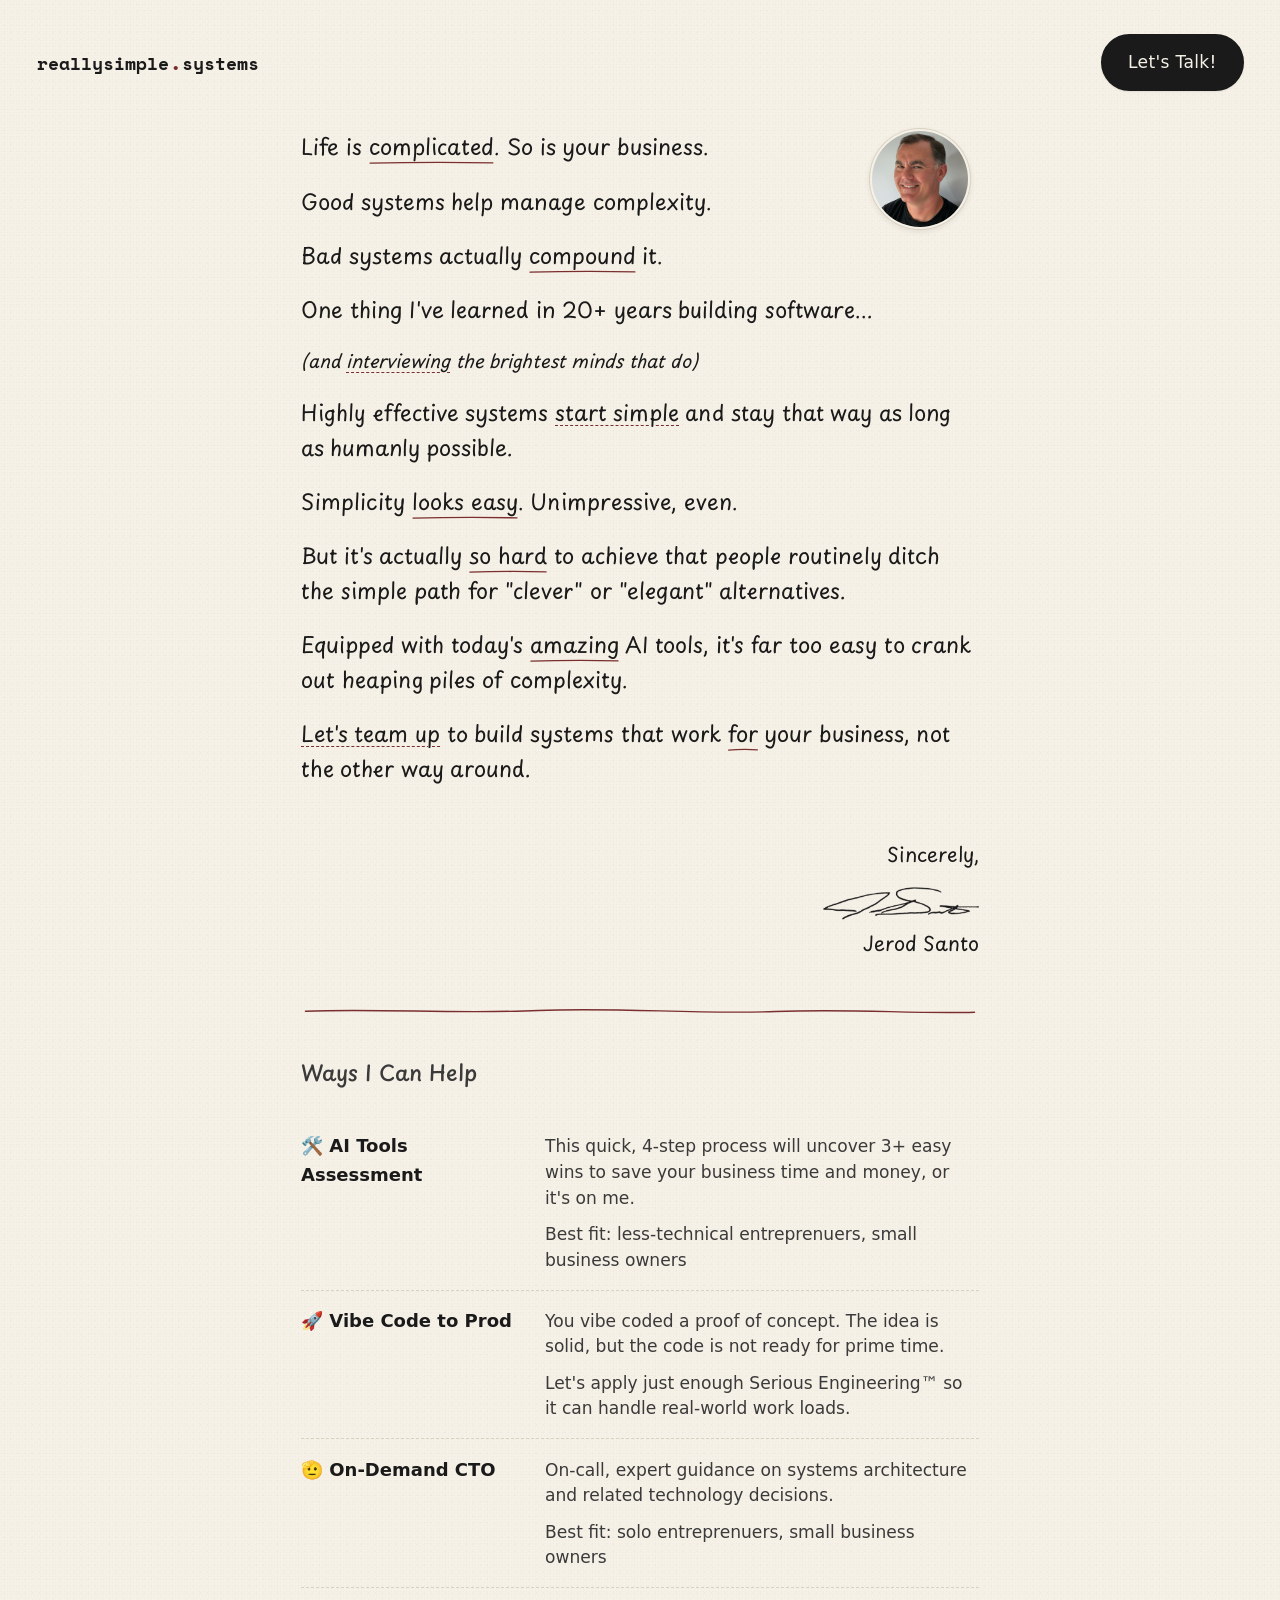
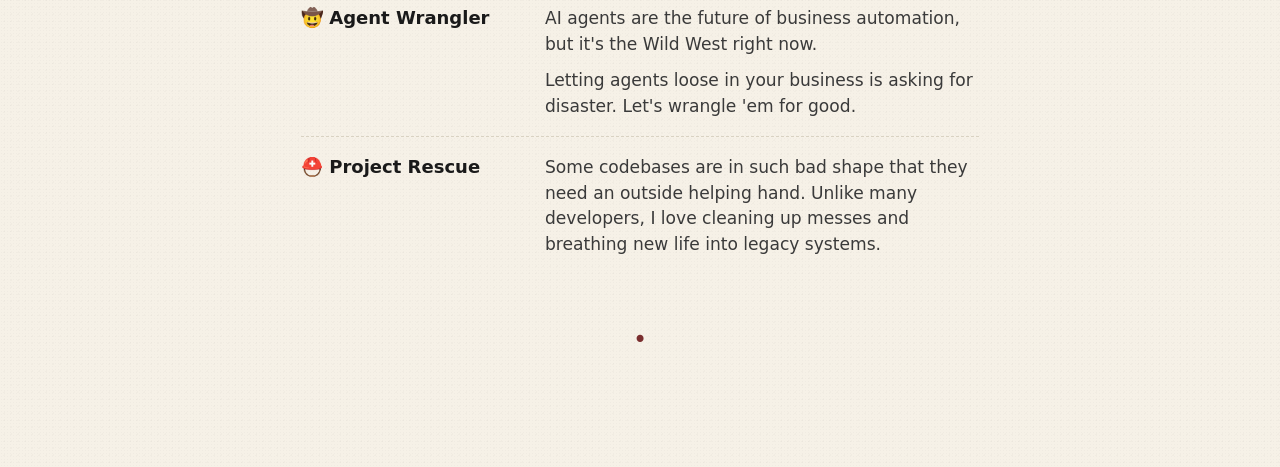
<file: index.html>
<!doctype html>
<html lang="en">
  <head>
    <meta charset="utf-8" />
    <meta name="viewport" content="width=device-width, initial-scale=1" />
    <title>Really Simple Systems | Jerod Santo</title>

    <link
      rel="icon"
      type="image/png"
      href="/assets/favicon-96x96.png"
      sizes="96x96"
    />
    <link rel="icon" type="image/svg+xml" href="/assets/favicon.svg" />
    <link rel="shortcut icon" href="/assets/favicon.ico" />
    <link
      rel="apple-touch-icon"
      sizes="180x180"
      href="/assets/apple-touch-icon.png"
    />
    <meta name="apple-mobile-web-app-title" content="rs.s" />
    <link rel="manifest" href="/assets/site.webmanifest" />

    <link rel="preconnect" href="https://fonts.googleapis.com" />
    <link rel="preconnect" href="https://fonts.gstatic.com" crossorigin />
    <link
      href="https://fonts.googleapis.com/css2?family=Playpen+Sans:wght@400;500;600&family=Space+Mono:wght@700&display=swap"
      rel="stylesheet"
    />
    <link rel="stylesheet" href="/assets/styles.css" />
  </head>
  <body>
    <header>
      <h1 class="brand">
        <a href="/">reallysimple<em>.</em>systems</a>
      </h1>
      <a
        class="lets-talk"
        href="mailto:hello@reallysimple.systems?subject=Let%27s%20Talk!"
        >Let's Talk!</a
      >
    </header>

    <main class="content">
      <section class="letter">
        <a
          class="jerod-photo-link"
          title="Visit jerodsanto.net"
          href="https://jerodsanto.net"
        >
          <img class="jerod-photo" src="/assets/me.jpg" alt="Jerod" />
        </a>
        <p>Life is&nbsp;<u>complicated</u>. So is your business.</p>

        <p>Good systems help manage complexity.</p>

        <p>Bad systems actually&nbsp;<u>compound</u> it.</p>

        <p>One thing I've learned in 20+ years building software...</p>
        <p class="aside">
          (and
          <a
            title="Jerod on The Changelog"
            href="https://changelog.com/person/jerodsanto"
            >interviewing</a
          >
          the brightest minds that do)
        </p>

        <p>
          Highly effective systems
          <a
            title="see also: Gall's Law"
            href="https://en.wikipedia.org/wiki/John_Gall_(author)#Gall's_law"
            >start simple</a
          >
          and stay that way as long as humanly possible.
        </p>

        <p>Simplicity&nbsp;<u>looks easy</u>. Unimpressive, even.</p>

        <p>
          But it's actually&nbsp;<u>so hard</u> to achieve that people routinely
          ditch the simple path for "clever" or "elegant" alternatives.
        </p>

        <p>
          Equipped with today's&nbsp;<u>amazing</u> AI tools, it's far too easy
          to crank out heaping piles of complexity.
        </p>

        <p>
          <a
            href="mailto:hello@reallysimple.systems?subject=Let%27s%20Team%20Up"
            >Let's team up</a
          >
          to build systems that work&nbsp;<u>for</u> your business, not the
          other way around.
        </p>
      </section>

      <section class="signoff">
        <p class="closing">Sincerely,</p>
        <span
          class="signature-mark"
          role="img"
          aria-label="Jerod Santo signature"
        ></span>
        <p class="closing">Jerod Santo</p>
      </section>

      <hr />

      <section class="services">
        <h2>Ways I Can Help</h2>
        <ul>
          <li>
            <a href="/assessment">
              <span class="service-name">🛠️ AI Tools Assessment</span>
              <div class="service-desc">
                <p>
                  This quick, 4-step process will uncover 3+ easy wins to save
                  your business time and money, or it's on me.
                </p>
                <p>
                  Best fit: less-technical entreprenuers, small business owners
                </p>
              </div>
            </a>
          </li>
          <li>
            <a
              href="mailto:hello@reallysimple.systems?subject=Vibe%20Code%20to%20Prod"
            >
              <span class="service-name">🚀 Vibe Code to Prod</span>
              <div class="service-desc">
                <p>
                  You vibe coded a proof of concept. The idea is solid, but the
                  code is not ready for prime time.
                </p>
                <p>
                  Let's apply just enough Serious Engineering™️ so it can handle
                  real-world work loads.
                </p>
              </div>
            </a>
          </li>
          <li>
            <a href="mailto:hello@reallysimple.systems?subject=On-Demand%20CTO">
              <span class="service-name">🫡 On-Demand CTO</span>
              <div class="service-desc">
                <p>
                  On-call, expert guidance on systems architecture and related
                  technology decisions.
                </p>
                <p>Best fit: solo entreprenuers, small business owners</p>
              </div>
            </a>
          </li>
          <li>
            <a href="mailto:hello@reallysimple.systems?subject=Agent%Wrangler">
              <span class="service-name">🤠 Agent Wrangler</span>
              <div class="service-desc">
                <p>
                  AI agents are the future of business automation, but it's the
                  Wild West right now.
                </p>
                <p>
                  Letting agents loose in your business is asking for disaster.
                  Let's wrangle 'em for good.
                </p>
              </div>
            </a>
          </li>
          <li>
            <a href="mailto:hello@reallysimple.systems?subject=Project%Rescue">
              <span class="service-name">⛑️ Project Rescue</span>
              <div class="service-desc">
                <p>
                  Some codebases are in such bad shape that they need an outside
                  helping hand. Unlike many developers, I love cleaning up
                  messes and breathing new life into legacy systems.
                </p>
                <p></p>
              </div>
            </a>
          </li>
        </ul>
      </section>
    </main>

    <footer><span class="period">&bull;</span></footer>
  </body>
</html>
</file>
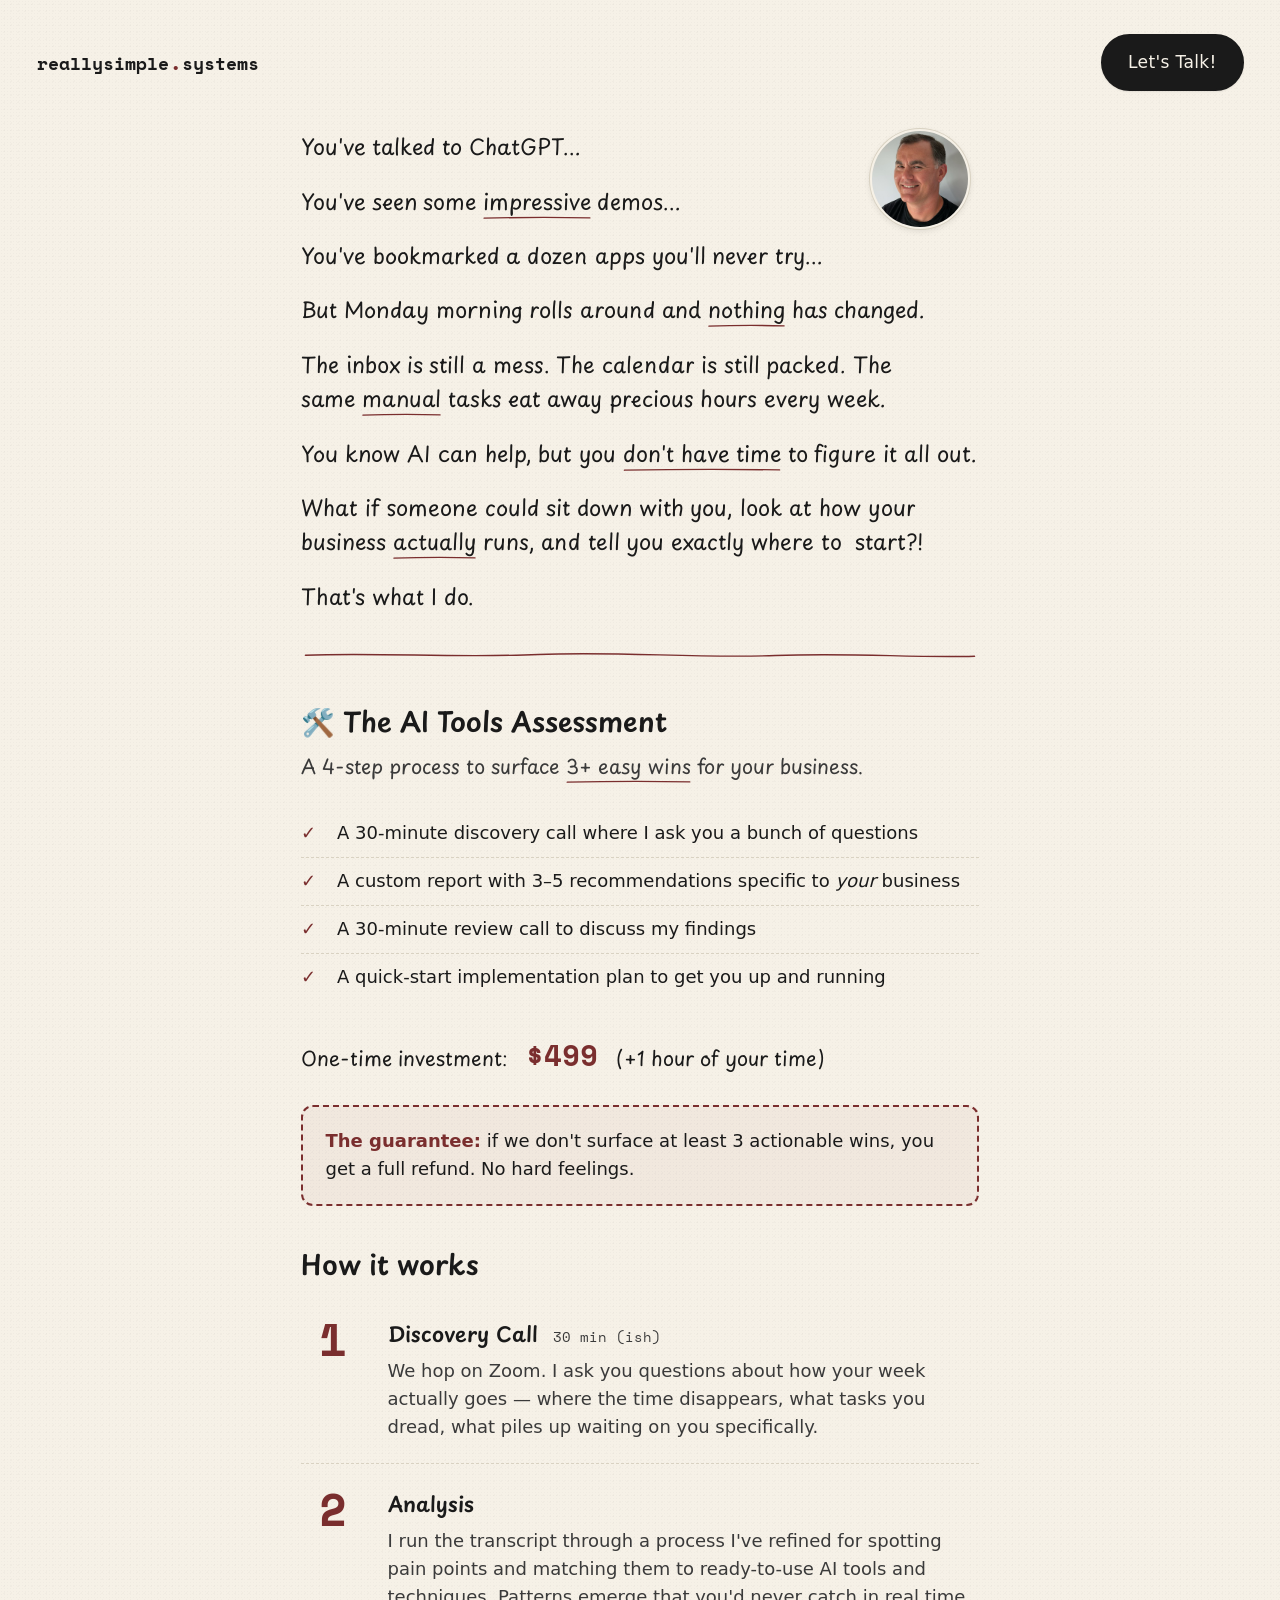
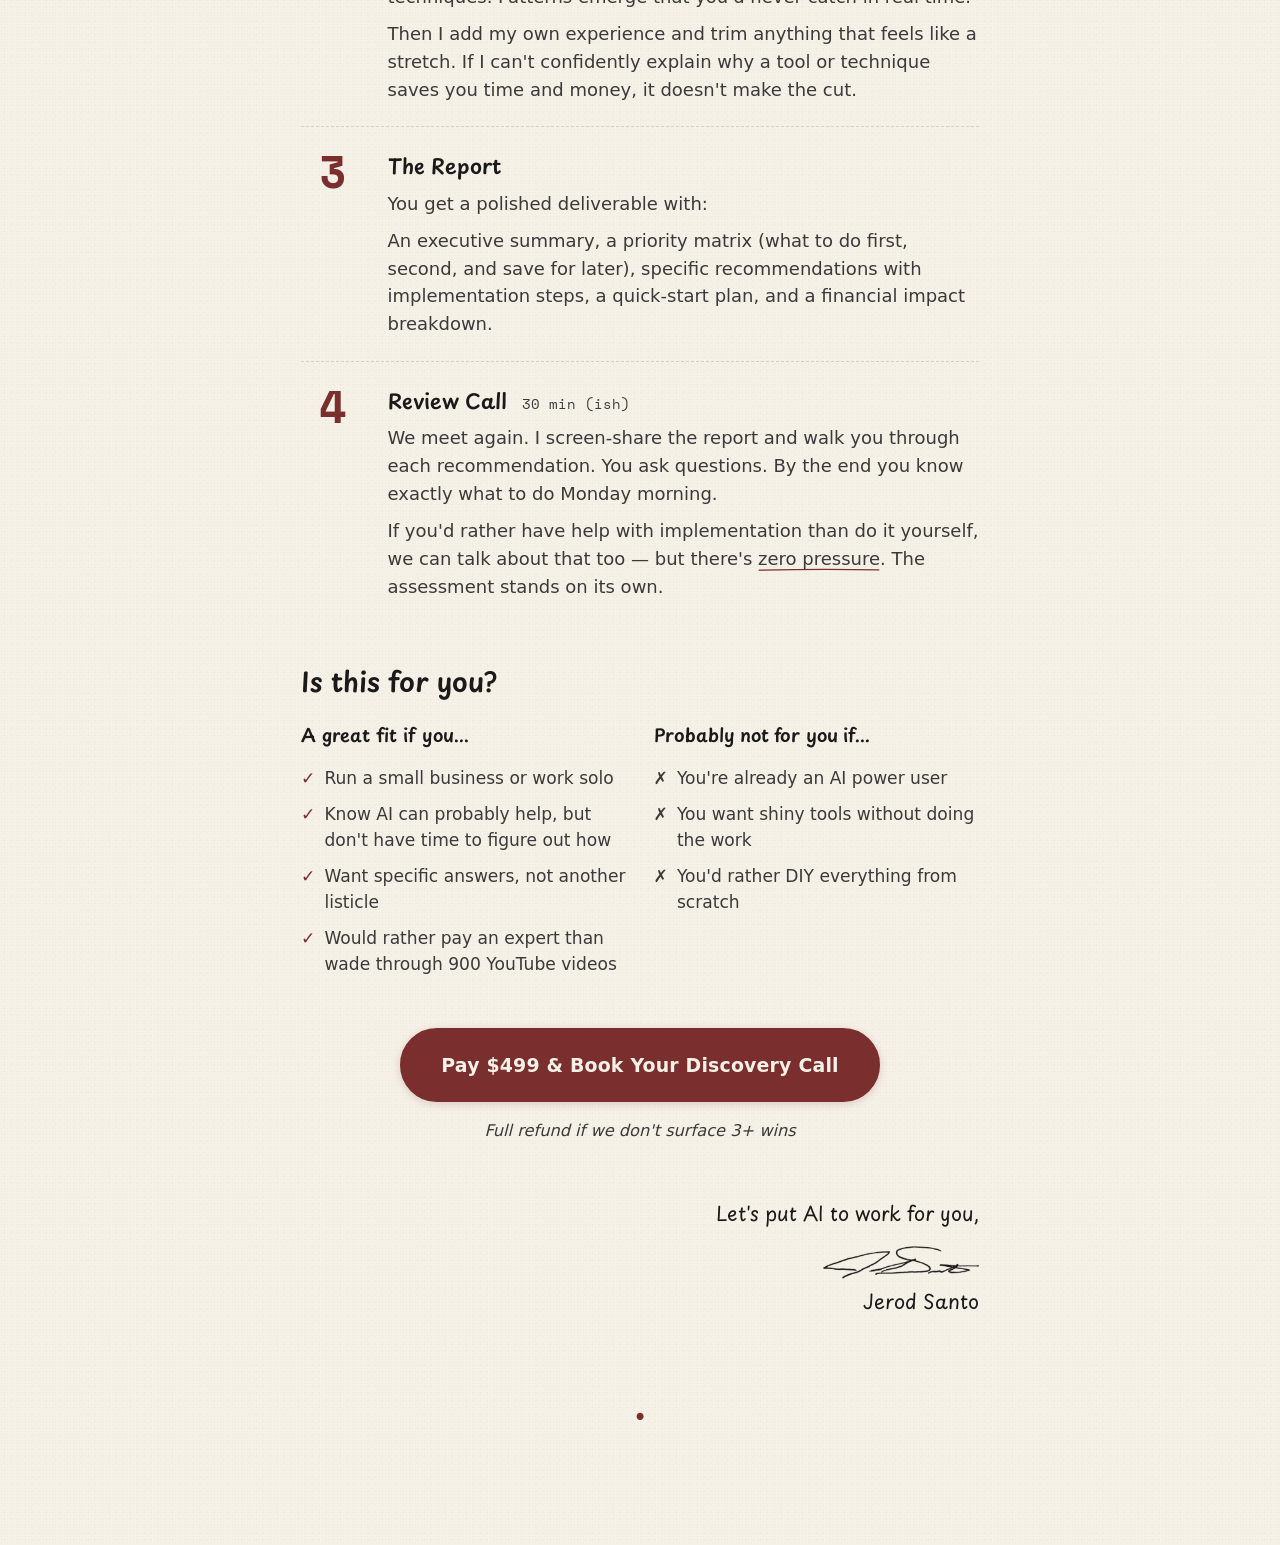
<file: aita/index.html>
<!doctype html>
<html lang="en">
  <head>
    <meta charset="utf-8" />
    <meta name="viewport" content="width=device-width, initial-scale=1" />
    <title>AI Tools Assessment | Jerod Santo</title>
    <meta
      name="description"
      content="A 4-step process to surface 3+ easy AI wins for your business — guaranteed."
    />

    <link
      rel="icon"
      type="image/png"
      href="/assets/favicon-96x96.png"
      sizes="96x96"
    />
    <link rel="icon" type="image/svg+xml" href="/assets/favicon.svg" />
    <link rel="shortcut icon" href="/assets/favicon.ico" />
    <link
      rel="apple-touch-icon"
      sizes="180x180"
      href="/assets/apple-touch-icon.png"
    />
    <meta name="apple-mobile-web-app-title" content="rs.s" />
    <link rel="manifest" href="/assets/site.webmanifest" />

    <link rel="preconnect" href="https://fonts.googleapis.com" />
    <link rel="preconnect" href="https://fonts.gstatic.com" crossorigin />
    <link
      href="https://fonts.googleapis.com/css2?family=Playpen+Sans:wght@400;500;600&family=Space+Mono:wght@700&display=swap"
      rel="stylesheet"
    />
    <link rel="stylesheet" href="/assets/styles.css" />
  </head>
  <body>
    <header>
      <h1 class="brand">
        <a href="/">reallysimple<em>.</em>systems</a>
      </h1>
      <a
        class="lets-talk"
        href="mailto:hello@reallysimple.systems?subject=AI%20Tools%20Assessment"
        >Let's Talk!</a
      >
    </header>

    <main class="content">
      <section class="letter">
        <a
          class="jerod-photo-link"
          title="Visit jerodsanto.net"
          href="https://jerodsanto.net"
        >
          <img class="jerod-photo" src="/assets/me.jpg" alt="Jerod" />
        </a>
        <p>You've talked to ChatGPT...</p>

        <p>You've seen some&nbsp;<u>impressive</u> demos...</p>

        <p>You've bookmarked a dozen apps you'll never try...</p>

        <p>
          But Monday morning rolls around and&nbsp;<u>nothing</u> has changed.
        </p>
        <p>
          The inbox is still a mess. The calendar is still packed. The
          same&nbsp;<u>manual</u> tasks eat away precious hours every week.
        </p>

        <p>
          You know AI can help, but you&nbsp;<u>don't have time</u> to figure it
          all out.
        </p>

        <p>
          What if someone could sit down with you, look at how your
          business&nbsp;<u>actually</u> runs, and tell you exactly where to
          &nbsp;start?!
        </p>

        <p>That's what I do.</p>
      </section>

      <hr />

      <section class="offer">
        <h2>🛠️ The AI Tools Assessment</h2>
        <p class="tagline">
          A 4-step process to surface&nbsp;<u>3+ easy wins</u> for your
          business.
        </p>

        <ul class="offer-list">
          <li>
            A 30-minute discovery call where I ask you a bunch of questions
          </li>
          <li>
            A custom report with 3–5 recommendations specific to
            <em>your</em> business
          </li>
          <li>A 30-minute review call to discuss my findings</li>
          <li>A quick-start implementation plan to get you up and running</li>
        </ul>

        <p class="price-line">
          <span>One-time investment:</span>
          <span class="price">$499</span> (+1 hour of your time)
        </p>

        <div class="guarantee">
          <p>
            <strong>The guarantee:</strong> if we don't surface at least 3
            actionable wins, you get a full refund. No hard feelings.
          </p>
          <!--<p>
            Most clients walk away with 5+ hours back per week, using tools that
            cost around $40/month combined. The math works out pretty quickly.
          </p>-->
        </div>
      </section>

      <section class="phases">
        <h2>How it works</h2>

        <div class="phase">
          <div class="phase-number">1</div>
          <div class="phase-content">
            <h3>Discovery Call <span class="duration">30 min (ish)</span></h3>
            <p>
              We hop on Zoom. I ask you questions about how your week actually
              goes — where the time disappears, what tasks you dread, what piles
              up waiting on you specifically.
            </p>
          </div>
        </div>

        <div class="phase">
          <div class="phase-number">2</div>
          <div class="phase-content">
            <h3>Analysis</h3>
            <p>
              I run the transcript through a process I've refined for spotting
              pain points and matching them to ready-to-use AI tools and
              techniques. Patterns emerge that you'd never catch in real time.
            </p>
            <p>
              Then I add my own experience and trim anything that feels like a
              stretch. If I can't confidently explain why a tool or technique
              saves you time and money, it doesn't make the cut.
            </p>
          </div>
        </div>

        <div class="phase">
          <div class="phase-number">3</div>
          <div class="phase-content">
            <h3>The Report</h3>
            <p>You get a polished deliverable with:</p>
            <p>
              An executive summary, a priority matrix (what to do first, second,
              and save for later), specific recommendations with implementation
              steps, a quick-start plan, and a financial impact breakdown.
            </p>
          </div>
        </div>

        <div class="phase">
          <div class="phase-number">4</div>
          <div class="phase-content">
            <h3>Review Call <span class="duration">30 min (ish)</span></h3>
            <p>
              We meet again. I screen-share the report and walk you through each
              recommendation. You ask questions. By the end you know exactly
              what to do Monday morning.
            </p>
            <p>
              If you'd rather have help with implementation than do it yourself,
              we can talk about that too — but there's&nbsp;<u>zero pressure</u
              >. The assessment stands on its own.
            </p>
          </div>
        </div>
      </section>

      <section class="fit">
        <h2>Is this for you?</h2>
        <div class="fit-grid">
          <div class="yes">
            <h3>A great fit if you...</h3>
            <ul>
              <li>Run a small business or work solo</li>
              <li>
                Know AI can probably help, but don't have time to figure out how
              </li>
              <li>Want specific answers, not another listicle</li>
              <li>
                Would rather pay an expert than wade through 900 YouTube videos
              </li>
            </ul>
          </div>
          <div class="no">
            <h3>Probably not for you if...</h3>
            <ul>
              <li>You're already an AI power user</li>
              <li>You want shiny tools without doing the work</li>
              <li>You'd rather DIY everything from scratch</li>
            </ul>
          </div>
        </div>
      </section>

      <section class="cta-block">
        <a
          href="https://book.stripe.com/6oU8wQ0jB2Gab9L1Ul9MY00"
          class="cta-button"
        >
          Pay $499 &amp; Book Your Discovery Call</a
        >
        <p class="cta-note">Full refund if we don't surface 3+ wins</p>
      </section>

      <section class="signoff">
        <p class="closing">Let's put AI to work for you,</p>
        <span
          class="signature-mark"
          role="img"
          aria-label="Jerod Santo signature"
        ></span>
        <p class="closing">Jerod Santo</p>
      </section>
    </main>

    <footer><span class="period">&bull;</span></footer>

    <script>
      (function () {
        var code = new URLSearchParams(window.location.search).get("code");
        if (!code) return;
        document
          .querySelectorAll('a[href*="stripe.com"]')
          .forEach(function (a) {
            var url = new URL(a.href);
            url.searchParams.set("prefilled_promo_code", code);
            a.href = url.toString();
          });
      })();
    </script>
  </body>
</html>
</file>
<file: assets/styles.css>
:root {
  --paper: #f6f1e7;
  --ink: #1a1a1a;
  --ink-soft: #3a3a3a;
  --rule: #d9d2c2;
  --accent: #7a2e2e;
  --noise: rgba(0, 0, 0, 0.025);
  --noise-2: rgba(0, 0, 0, 0.02);
}

@media (prefers-color-scheme: dark) {
  :root {
    --paper: #1a1814;
    --ink: #ede5d4;
    --ink-soft: #b8b0a0;
    --rule: #3d362c;
    --accent: #e08a7a;
    --noise: rgba(255, 255, 255, 0.03);
    --noise-2: rgba(255, 255, 255, 0.025);
  }
}

* {
  box-sizing: border-box;
}

html,
body {
  margin: 0;
  padding: 0;
  background: var(--paper);
  color: var(--ink);
  font-family:
    system-ui,
    -apple-system,
    BlinkMacSystemFont,
    "Segoe UI",
    Roboto,
    "Helvetica Neue",
    Arial,
    sans-serif;
  font-size: 18px;
  line-height: 1.6;
}

body {
  background-image:
    radial-gradient(var(--noise) 1px, transparent 1px),
    radial-gradient(var(--noise-2) 1px, transparent 1px);
  background-size:
    3px 3px,
    7px 7px;
  background-position:
    0 0,
    1px 1px;
  min-height: 100vh;
}

hr {
  border: 0;
  height: 14px;
  width: 100%;
  margin: 2rem auto;
  background-color: var(--accent);
  -webkit-mask-image: url("data:image/svg+xml;utf8,%3Csvg xmlns='http://www.w3.org/2000/svg' viewBox='0 0 600 14' preserveAspectRatio='none'%3E%3Cpath d='M4 6.2 C 70 3.5 140 9 210 5.5 S 350 9.5 420 6.5 S 540 9 596 7.2' stroke='black' stroke-width='1.4' stroke-linecap='round' stroke-linejoin='round' fill='none'/%3E%3C/svg%3E");
  mask-image: url("data:image/svg+xml;utf8,%3Csvg xmlns='http://www.w3.org/2000/svg' viewBox='0 0 600 14' preserveAspectRatio='none'%3E%3Cpath d='M4 6.2 C 70 3.5 140 9 210 5.5 S 350 9.5 420 6.5 S 540 9 596 7.2' stroke='black' stroke-width='1.4' stroke-linecap='round' stroke-linejoin='round' fill='none'/%3E%3C/svg%3E");
  -webkit-mask-repeat: no-repeat;
  mask-repeat: no-repeat;
  -webkit-mask-position: center;
  mask-position: center;
  -webkit-mask-size: 100% 100%;
  mask-size: 100% 100%;
}

header {
  padding: 1.75rem 2rem 0;
  display: flex;
  align-items: center;
  justify-content: space-between;
  gap: 1rem;
}

u {
  text-decoration: none;
  position: relative;
}

u::after {
  content: "";
  position: absolute;
  left: 0;
  right: 0;
  bottom: -3px;
  height: 6px;
  background-image: url("data:image/svg+xml;utf8,%3Csvg xmlns='http://www.w3.org/2000/svg' viewBox='0 0 240 8' preserveAspectRatio='none'%3E%3Cpath d='M2 5.6 Q 120 3.8 238 5.2' stroke='%237a2e2e' stroke-width='1.8' stroke-linecap='round' fill='none'/%3E%3C/svg%3E");
  background-repeat: no-repeat;
  background-size: 100% 100%;
  pointer-events: none;
}

@media (prefers-color-scheme: dark) {
  u::after {
    background-image: url("data:image/svg+xml;utf8,%3Csvg xmlns='http://www.w3.org/2000/svg' viewBox='0 0 240 8' preserveAspectRatio='none'%3E%3Cpath d='M2 5.6 Q 120 3.8 238 5.2' stroke='%23e08a7a' stroke-width='1.8' stroke-linecap='round' fill='none'/%3E%3C/svg%3E");
  }
}

.lets-talk {
  display: inline-block;
  padding: 0.7rem 1.4rem;
  background: var(--ink);
  color: var(--paper);
  text-decoration: none;
  font-weight: 500;
  font-size: 0.95rem;
  letter-spacing: 0.02em;
  border-radius: 999px;
  border: 2px solid var(--ink);
  transition:
    background 120ms ease,
    color 120ms ease,
    transform 120ms ease;
  box-shadow: 0 1px 2px rgba(0, 0, 0, 0.08);
}

.lets-talk:hover {
  color: var(--ink);
  background: transparent;
  transform: translateY(-1px);
}

.content {
  max-width: 750px;
  margin: 0 auto;
  padding: 2rem;
}

.brand {
  margin: 0;
  padding: 0.7rem 0;
  border: 1px solid transparent;
  font-family: "Space Mono", ui-monospace, SFMono-Regular, Menlo, monospace;
  font-weight: 700;
  font-size: 1rem;
  text-transform: lowercase;
  color: var(--ink);
}

.brand em {
  font-style: inherit;
  font-size: larger;
  color: var(--accent);
}

.brand a {
  color: inherit;
  text-decoration: none;
}

.letter {
  font-family: "Playpen Sans", cursive;
  font-size: 1.2rem;
  line-height: 1.6;
  color: var(--ink);
}

.jerod-photo-link {
  float: right;
  margin-left: 1.25rem;
  margin-right: 0.5rem;
  margin-bottom: 0.25rem;
}

.jerod-photo {
  width: 100px;
  height: 100px;
  border-radius: 50%;
  shape-outside: circle(50%);
  object-fit: cover;
  border: 2px solid var(--paper);
  box-shadow:
    0 0 0 1px var(--rule),
    0 2px 6px rgba(0, 0, 0, 0.1);
  background: #ddd;
}

.jerod-photo-link:hover .jerod-photo {
  border-color: var(--accent);
}

.letter p {
  margin: 0 0 1.1rem;
}

.letter .aside {
  font-size: smaller;
  font-style: italic;
}

.letter a {
  color: inherit;
  text-decoration: underline dashed;
  text-underline-offset: 4px;
  text-decoration-thickness: 1px;
  text-decoration-color: var(--accent);
}

.letter a:hover {
  text-decoration-color: var(--ink);
  text-decoration-thickness: 2px;
}

.signoff {
  margin-top: 3rem;
  margin-bottom: 2rem;
  display: flex;
  flex-direction: column;
  align-items: flex-end;
  text-align: right;
}

.signoff .closing {
  font-family: "Playpen Sans", cursive;
  font-size: 1.1rem;
  margin: 0 0 0.5rem;
  color: var(--ink);
}

.signature {
  display: flex;
  align-items: center;
  gap: 1rem;
}

.signature-mark {
  display: block;
  width: 156px;
  max-width: 100%;
  aspect-ratio: 256 / 64;
  margin: 0.25rem 0;
  background-color: var(--ink);
  -webkit-mask-image: url("/assets/signature.png");
  mask-image: url("/assets/signature.png");
  -webkit-mask-repeat: no-repeat;
  mask-repeat: no-repeat;
  -webkit-mask-size: contain;
  mask-size: contain;
  -webkit-mask-position: right center;
  mask-position: right center;
}

.services {
  margin-top: 2rem;
}

.services h2 {
  font-family: "Playpen Sans", cursive;
  font-weight: 500;
  font-size: 1.2rem;
  margin: 0 0 1.5rem;
  color: var(--ink-soft);
}

.services ul {
  list-style: none;
  padding: 0;
  margin: 0;
}

.services li {
  padding: 0.9rem 0;
  border-bottom: 1px dashed var(--rule);
}

.services li:last-child {
  border-bottom: none;
}

.services li a {
  display: grid;
  grid-template-columns: minmax(160px, 1fr) 2fr;
  gap: 1.5rem;
  align-items: baseline;
  color: inherit;
  text-decoration: none;
}

.services .service-name {
  font-weight: 600;
  font-size: 1rem;
  color: var(--ink);
  border-bottom: 1px solid transparent;
  transition: border-color 120ms ease;
  justify-self: start;
}

.services li a:hover .service-name {
  border-bottom-color: var(--accent);
}

.services .service-desc {
  font-size: 0.95rem;
  color: var(--ink-soft);
  line-height: 1.5;
}

.services .service-desc p {
  margin: 0;
}

.services .service-desc p + p {
  margin-top: 0.6rem;
}

.offer {
  margin-top: 1rem;
}

.offer h2,
.phases h2,
.fit h2 {
  font-family: "Playpen Sans", cursive;
  font-weight: 600;
  font-size: 1.5rem;
  margin: 0 0 0.5rem;
  color: var(--ink);
}

.offer .tagline {
  font-family: "Playpen Sans", cursive;
  font-size: 1.1rem;
  color: var(--ink-soft);
  margin: 0 0 1.5rem;
}

.offer-list {
  list-style: none;
  padding: 0;
  margin: 0 0 1.75rem;
}

.offer-list li {
  position: relative;
  padding: 0.5rem 0 0.5rem 2rem;
  font-size: 1rem;
  color: var(--ink);
  border-bottom: 1px dashed var(--rule);
}

.offer-list li:last-child {
  border-bottom: none;
}

.offer-list li::before {
  content: "✓";
  position: absolute;
  left: 0;
  top: 0.5rem;
  color: var(--accent);
  font-weight: 700;
}

.price-line {
  display: flex;
  flex-wrap: wrap;
  align-items: baseline;
  gap: 0.5rem 1rem;
  margin: 0 0 1.5rem;
  font-family: "Playpen Sans", cursive;
  font-size: 1.1rem;
}

.price-line .price {
  font-family: "Space Mono", ui-monospace, SFMono-Regular, Menlo, monospace;
  font-size: 1.6rem;
  font-weight: 700;
  color: var(--accent);
}

.guarantee {
  margin: 1.5rem 0;
  padding: 1.1rem 1.25rem;
  border: 2px dashed var(--accent);
  border-radius: 12px;
  background: rgba(122, 46, 46, 0.04);
}

@media (prefers-color-scheme: dark) {
  .guarantee {
    background: rgba(224, 138, 122, 0.06);
  }
}

.guarantee p {
  margin: 0;
  font-size: 1rem;
  color: var(--ink);
}

.guarantee p + p {
  margin-top: 0.5rem;
  color: var(--ink-soft);
  font-size: 0.95rem;
}

.guarantee strong {
  color: var(--accent);
}

.phases {
  margin-top: 2rem;
}

.phase {
  display: grid;
  grid-template-columns: 64px 1fr;
  gap: 1.25rem;
  align-items: start;
  padding: 1.25rem 0;
  border-bottom: 1px dashed var(--rule);
}

.phase:last-child {
  border-bottom: none;
}

.phase-number {
  font-family: "Space Mono", ui-monospace, SFMono-Regular, Menlo, monospace;
  font-size: 2.5rem;
  font-weight: 700;
  color: var(--accent);
  line-height: 1;
  text-align: center;
}

.phase-content h3 {
  margin: 0 0 0.4rem;
  font-family: "Playpen Sans", cursive;
  font-weight: 600;
  font-size: 1.15rem;
  color: var(--ink);
}

.phase-content h3 .duration {
  font-family: "Space Mono", ui-monospace, SFMono-Regular, Menlo, monospace;
  font-size: 0.8rem;
  font-weight: 400;
  color: var(--ink-soft);
  margin-left: 0.5rem;
}

.phase-content p {
  margin: 0;
  font-size: 1rem;
  line-height: 1.55;
  color: var(--ink-soft);
}

.phase-content p + p {
  margin-top: 0.5rem;
}

.fit {
  margin-top: 2rem;
}

.fit-grid {
  display: grid;
  grid-template-columns: 1fr 1fr;
  gap: 1.5rem;
  margin-top: 1rem;
}

.fit-grid h3 {
  margin: 0 0 0.6rem;
  font-family: "Playpen Sans", cursive;
  font-weight: 600;
  font-size: 1rem;
  color: var(--ink);
}

.fit-grid ul {
  list-style: none;
  padding: 0;
  margin: 0;
  font-size: 0.95rem;
  color: var(--ink-soft);
  line-height: 1.5;
}

.fit-grid li {
  padding: 0.3rem 0 0.3rem 1.3rem;
  position: relative;
}

.fit-grid .yes li::before {
  content: "✓";
  position: absolute;
  left: 0;
  color: var(--accent);
  font-weight: 700;
}

.fit-grid .no li::before {
  content: "✗";
  position: absolute;
  left: 0;
  color: var(--ink-soft);
  font-weight: 700;
}

.cta-block {
  text-align: center;
  margin: 2.5rem 0 1.5rem;
  text-wrap: pretty;
}

.cta-button {
  display: inline-block;
  padding: 1.1rem 2.2rem;
  background: var(--accent);
  color: var(--paper);
  text-decoration: none;
  font-weight: 600;
  font-size: 1.05rem;
  letter-spacing: 0.01em;
  border-radius: 999px;
  border: 2px solid var(--accent);
  transition:
    background 120ms ease,
    color 120ms ease,
    transform 120ms ease,
    box-shadow 120ms ease;
  box-shadow: 0 2px 8px rgba(122, 46, 46, 0.2);
  cursor: pointer;
}

.cta-button:hover {
  background: transparent;
  color: var(--accent);
  transform: translateY(-1px);
  box-shadow: 0 4px 12px rgba(122, 46, 46, 0.25);
}

.cta-note {
  margin: 0.9rem 0 0;
  font-size: 0.9rem;
  color: var(--ink-soft);
  font-style: italic;
}

footer {
  text-align: center;
  padding-bottom: 6rem;
}

.period {
  font-size: x-large;
  color: var(--accent);
}

@media (max-width: 600px) {
  header {
    padding: 2rem 1.25rem 0;
  }
  .content {
    padding: 2.5rem 1.25rem 2rem;
  }
  .lets-talk {
    padding: 0.55rem 1.1rem;
    font-size: 0.75rem;
  }
  .brand {
    padding: 0.55rem 0;
    font-size: 0.875rem;
  }
  .letter {
    font-size: 1rem;
  }
  .jerod-photo {
    width: 64px;
    height: 64px;
  }
  .letter p {
    margin: 0 0 1rem;
  }

  .services li a {
    grid-template-columns: 1fr;
    gap: 0.25rem;
  }

  .offer h2,
  .phases h2,
  .fit h2 {
    font-size: 1.3rem;
  }

  .phase {
    grid-template-columns: 44px 1fr;
    gap: 1rem;
  }

  .phase-number {
    font-size: 1.8rem;
  }

  .fit-grid {
    grid-template-columns: 1fr;
    gap: 1.25rem;
  }

  .cta-button {
    padding: 0.95rem 1.5rem;
    font-size: 0.95rem;
  }
}
</file>
